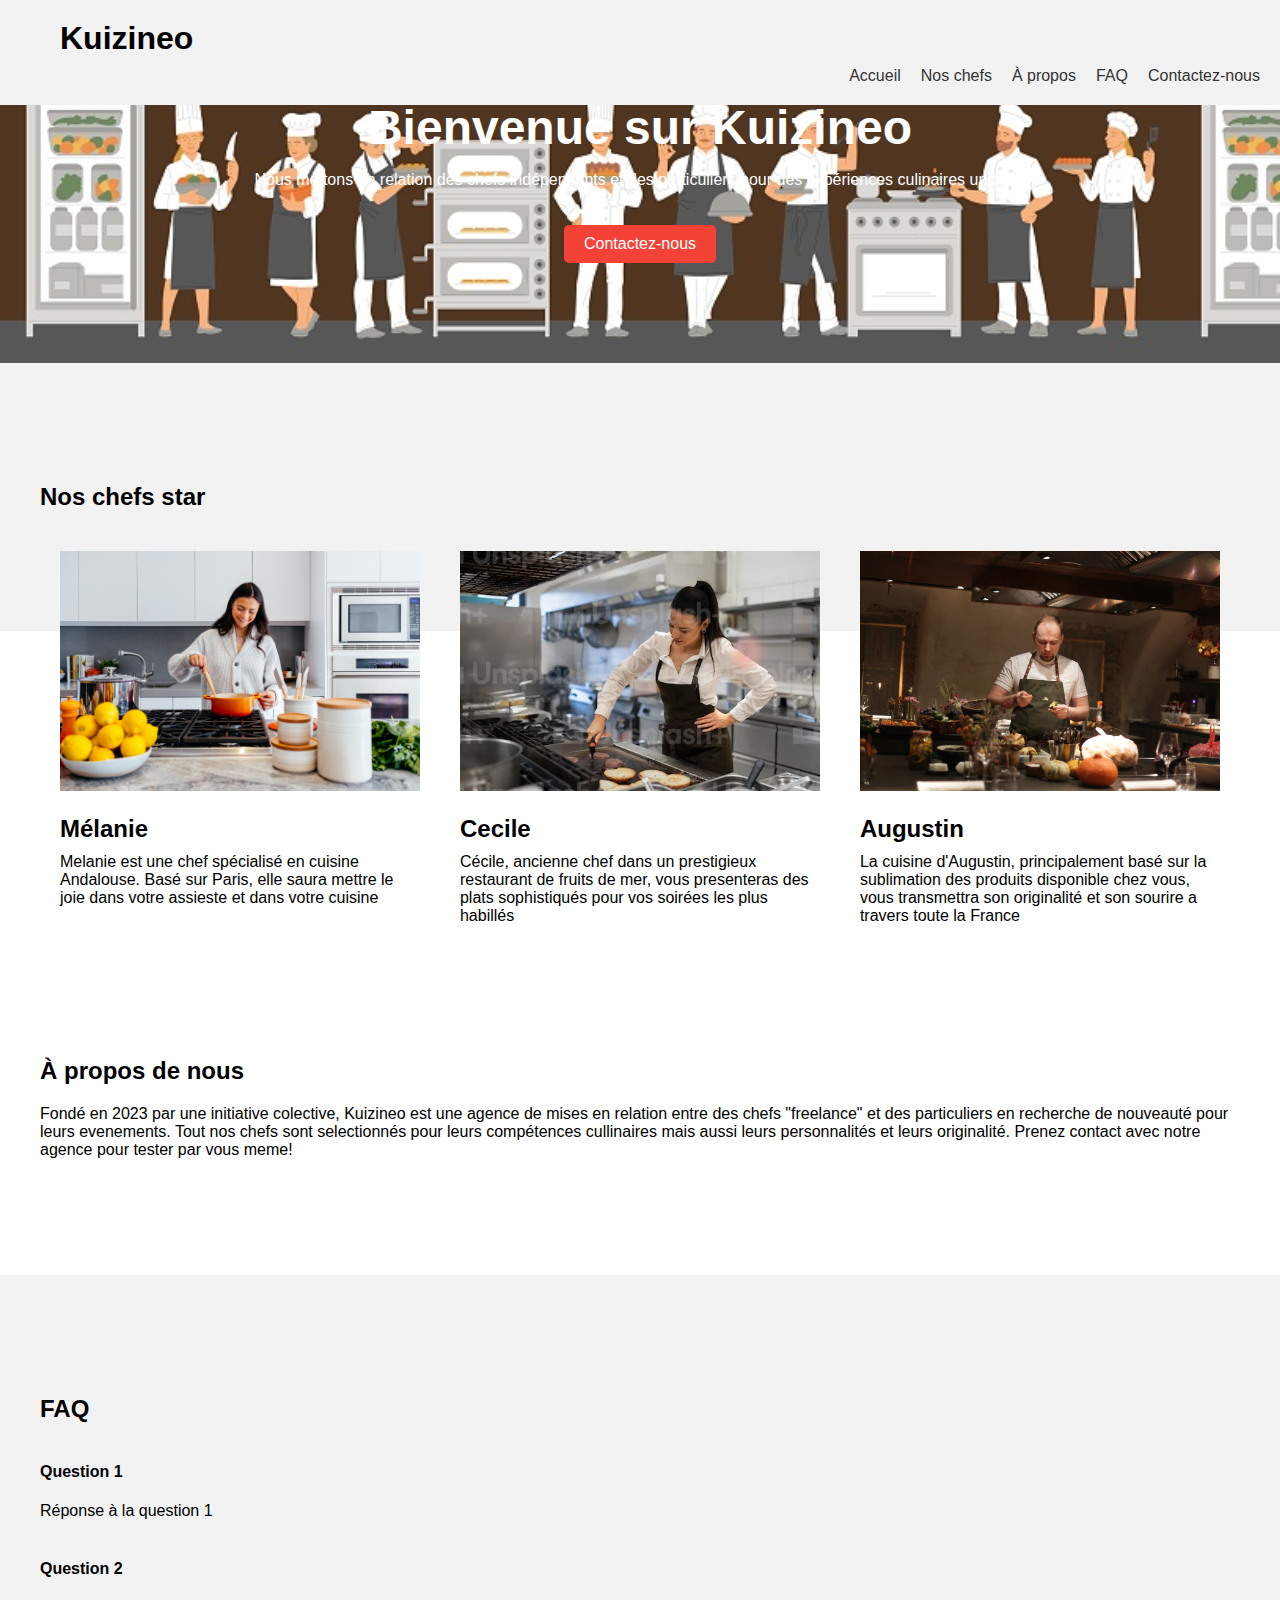
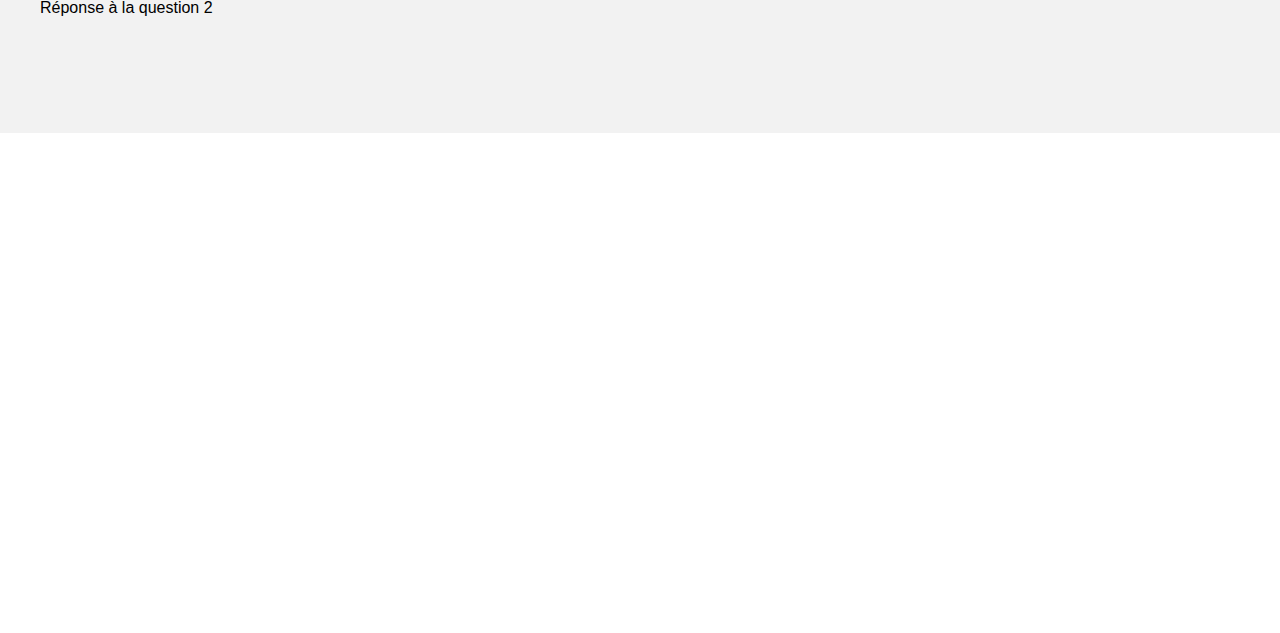
<file: index.html>
<!DOCTYPE html>
<html>
	<head>
		<title>Kuizineo - Accueil</title>
		<link rel="stylesheet" type="text/css" href="css/style.css">
	</head>
	<body>
		<header>
			<div class="container">
				<h1>Kuizineo</h1>
				<nav>
					<ul>
						<li><a href="#">Accueil</a></li>
            			<li><a href="chefs.html">Nos chefs</a></li>
						<li><a href="#">À propos</a></li>
						<li><a href="#">FAQ</a></li>
						<li><a href="#">Contactez-nous</a></li>
					</ul>
				</nav>
			</div>
		</header>

		<section id="banner">
			<div class="container">
				<h2>Bienvenue sur Kuizineo</h2>
				<p>Nous mettons en relation des chefs indépendants et des particuliers pour des expériences culinaires uniques</p>
				<a href="#" class="button">Contactez-nous</a>
			</div>
		</section>

		<section id="chefs">
			<div class="container">
				<h2>Nos chefs star</h2>
				<div class="chef">
					<img src="image/chef1.jpg" alt="Chef 1">
					<h4>Mélanie</h4>
					<p>Melanie est une chef spécialisé en cuisine Andalouse. Basé sur Paris, elle saura mettre le joie dans votre assieste et dans votre cuisine</p>
				</div>
				<div class="chef">
					<img src="image/chef2.png" alt="Chef 2">
					<h4>Cecile</h4>
					<p>Cécile, ancienne chef dans un prestigieux restaurant de fruits de mer, vous presenteras des plats sophistiqués pour vos soirées les plus habillés</p>
				</div>
				<div class="chef">
					<img src="image/chef3.jpg" alt="Chef 3">
					<h4>Augustin</h4>
					<p>La cuisine d'Augustin, principalement basé sur la sublimation des produits disponible chez vous, vous transmettra son originalité et son sourire a travers toute la France</p>
				</div>
			</div>
		</section>
    <br><br><br><br><br><br><br><br><br><br><br><br><br><br><br><br><br>
		<section id="about">
      <div class="container">
				<h2>À propos de nous</h2>
				<p>Fondé en 2023 par une initiative colective, Kuizineo est une agence de mises en relation entre des chefs "freelance" et des particuliers en recherche de nouveauté pour leurs evenements.
          Tout nos chefs sont selectionnés pour leurs compétences cullinaires mais aussi leurs personnalités et leurs originalité. Prenez contact avec notre agence pour tester par vous meme!
        </p>
			</div>
		</section>

		<section id="faq">
			<div class="container">
				<h2>FAQ</h2>
				<h4>Question 1</h4>
				<p>Réponse à la question 1</p>
				<h4>Question 2</h4>
				<p>Réponse à la question 2</p>
			</div>
		</section>
		<div data-tf-widget="wRmbVh5R" data-tf-opacity="100" data-tf-iframe-props="title=My typeform" data-tf-transitive-search-params data-tf-medium="snippet" style="width:100%;height:500px;"></div><script src="//embed.typeform.com/next/embed.js"></script>
	</body>
</html>
</file>
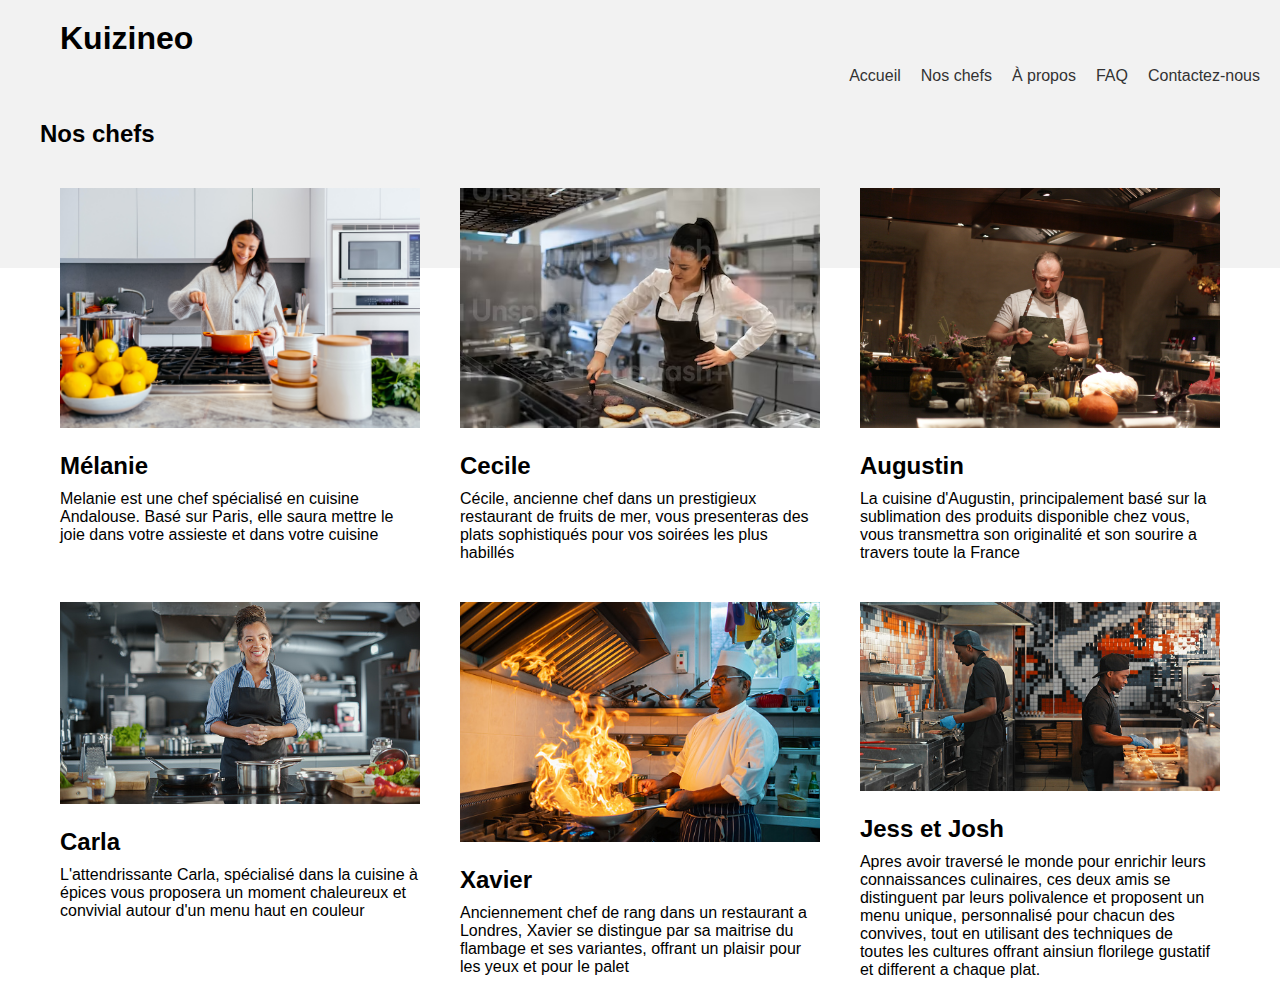
<file: chefs.html>
<!DOCTYPE html>
<html>
	<head>
		<title>Kuizineo - Nos chefs</title>
		<link rel="stylesheet" type="text/css" href="css/style.css">
	</head>
	<body>
		<header>
			<div class="container">
				<h1>Kuizineo</h1>
				<nav>
					<ul>
						<li><a href="index.html">Accueil</a></li>
						<li><a href="#">Nos chefs</a></li>
						<li><a href="#">À propos</a></li>
						<li><a href="#">FAQ</a></li>
						<li><a href="#">Contactez-nous</a></li>
					</ul>
				</nav>
			</div>
		</header>

		<section id="chefs">
			<div class="container">
				<h2>Nos chefs</h2>
				<div class="chef">
					<img src="image/chef1.jpg" alt="Chef 1">
					<h4>Mélanie</h4>
					<p>Melanie est une chef spécialisé en cuisine Andalouse. Basé sur Paris, elle saura mettre le joie dans votre assieste et dans votre cuisine</p>
				</div>
				<div class="chef">
					<img src="image/chef2.png" alt="Chef 2">
					<h4>Cecile</h4>
					<p>Cécile, ancienne chef dans un prestigieux restaurant de fruits de mer, vous presenteras des plats sophistiqués pour vos soirées les plus habillés</p>
				</div>
				<div class="chef">
					<img src="image/chef3.jpg" alt="Chef 3">
					<h4>Augustin</h4>
					<p>La cuisine d'Augustin, principalement basé sur la sublimation des produits disponible chez vous, vous transmettra son originalité et son sourire a travers toute la France</p>
				</div>
                <div class="chef">
					<img src="image/chef4.jpg" alt="Chef 3">
					<h4>Carla</h4>
					<p>L'attendrissante Carla, spécialisé dans la cuisine à épices vous proposera un moment chaleureux et convivial autour d'un menu haut en couleur</p>
				</div>
                <div class="chef">
					<img src="image/chef5.jpg" alt="Chef 3">
					<h4>Xavier</h4>
					<p>Anciennement chef de rang dans un restaurant a Londres, Xavier se distingue par sa maitrise du flambage et ses variantes, offrant un plaisir pour les yeux et pour le palet</p>
				</div>
                <div class="chef">
					<img src="image/chef6.jpg" alt="Chef 3">
					<h4>Jess et Josh</h4>
					<p>Apres avoir traversé le monde pour enrichir leurs connaissances culinaires, ces deux amis se distinguent par leurs polivalence et proposent un menu unique, personnalisé pour chacun des convives, tout en utilisant des techniques de toutes les cultures
                        offrant ainsiun florilege gustatif et different a chaque plat.
                    </p>
				</div>
			</div>
		</section>

	</body>
</html>
</file>
<file: css/style.css>
body {
	font-family: Arial, sans-serif;
	margin: 0;
	padding: 0;
}

header {
	background-color: #f2f2f2;
	padding: 20px;
	position: fixed;
	top: 0;
	left: 0;
	width: 100%;
	z-index: 100;
}

.container {
	max-width: 1200px;
	margin: 0 auto;
	padding: 0 20px;
}

h1 {
	font-size: 32px;
	margin: 0;
}

nav {
	float: right;
	margin-top: 10px;
}

nav ul {
	list-style: none;
	margin: 0;
	padding: 0;
}

nav ul li {
	float: left;
	margin-left: 20px;
}

nav ul li a {
	color: #333;
	text-decoration: none;
}

nav ul li a:hover {
	color: #666;
}

section {
	padding: 100px 0;
}

#banner {
	background-image: url('../image/banner.jpeg');
	background-size:contain;
	background-position: auto;
	color: #fff;
	text-align: center;
}

#banner h2 {
	font-size: 48px;
	margin: 0;
}

.button {
	display: inline-block;
	background-color: #f44336;
	color: #fff;
	padding: 10px 20px;
	margin-top: 20px;
	border-radius: 5px;
	text-decoration: none;
}

.button:hover {
	background-color: #e60000;
}

#chefs {
	background-color: #f2f2f2;
}

.chef {
	float: left;
	width: 33.33%;
	padding: 20px;
	box-sizing: border-box;
}

.chef img {
	max-width: 100%;
	height: auto;
}

.chef h4 {
	font-size: 24px;
	margin: 20px 0 10px;
}

.chef p {
	font-size: 16px;
	margin: 0;
}

#about {
	background-color: #fff;
}

#faq {
	background-color: #f2f2f2;
}

#faq h4 {
	margin-top: 40px;
}

#contact {
	background-color: #f2f2f2;
}

form {
	margin-top: 40px;
}

label, input, textarea {
	display: block;
}

label {
	margin-bottom: 10px;
	font-size: 16px;
}

input, textarea {
	width: 100%;
	padding: 10px;
	box-sizing: border-box;
	margin-bottom: 20px;
	border: none;
	border-radius: 5px;
}

input[type="submit"] {
	background-color: #f44336;
	color: #fff;
	cursor: pointer;
}

input[type="submit"]:hover {
	background-color: #e60000;
}
</file>
